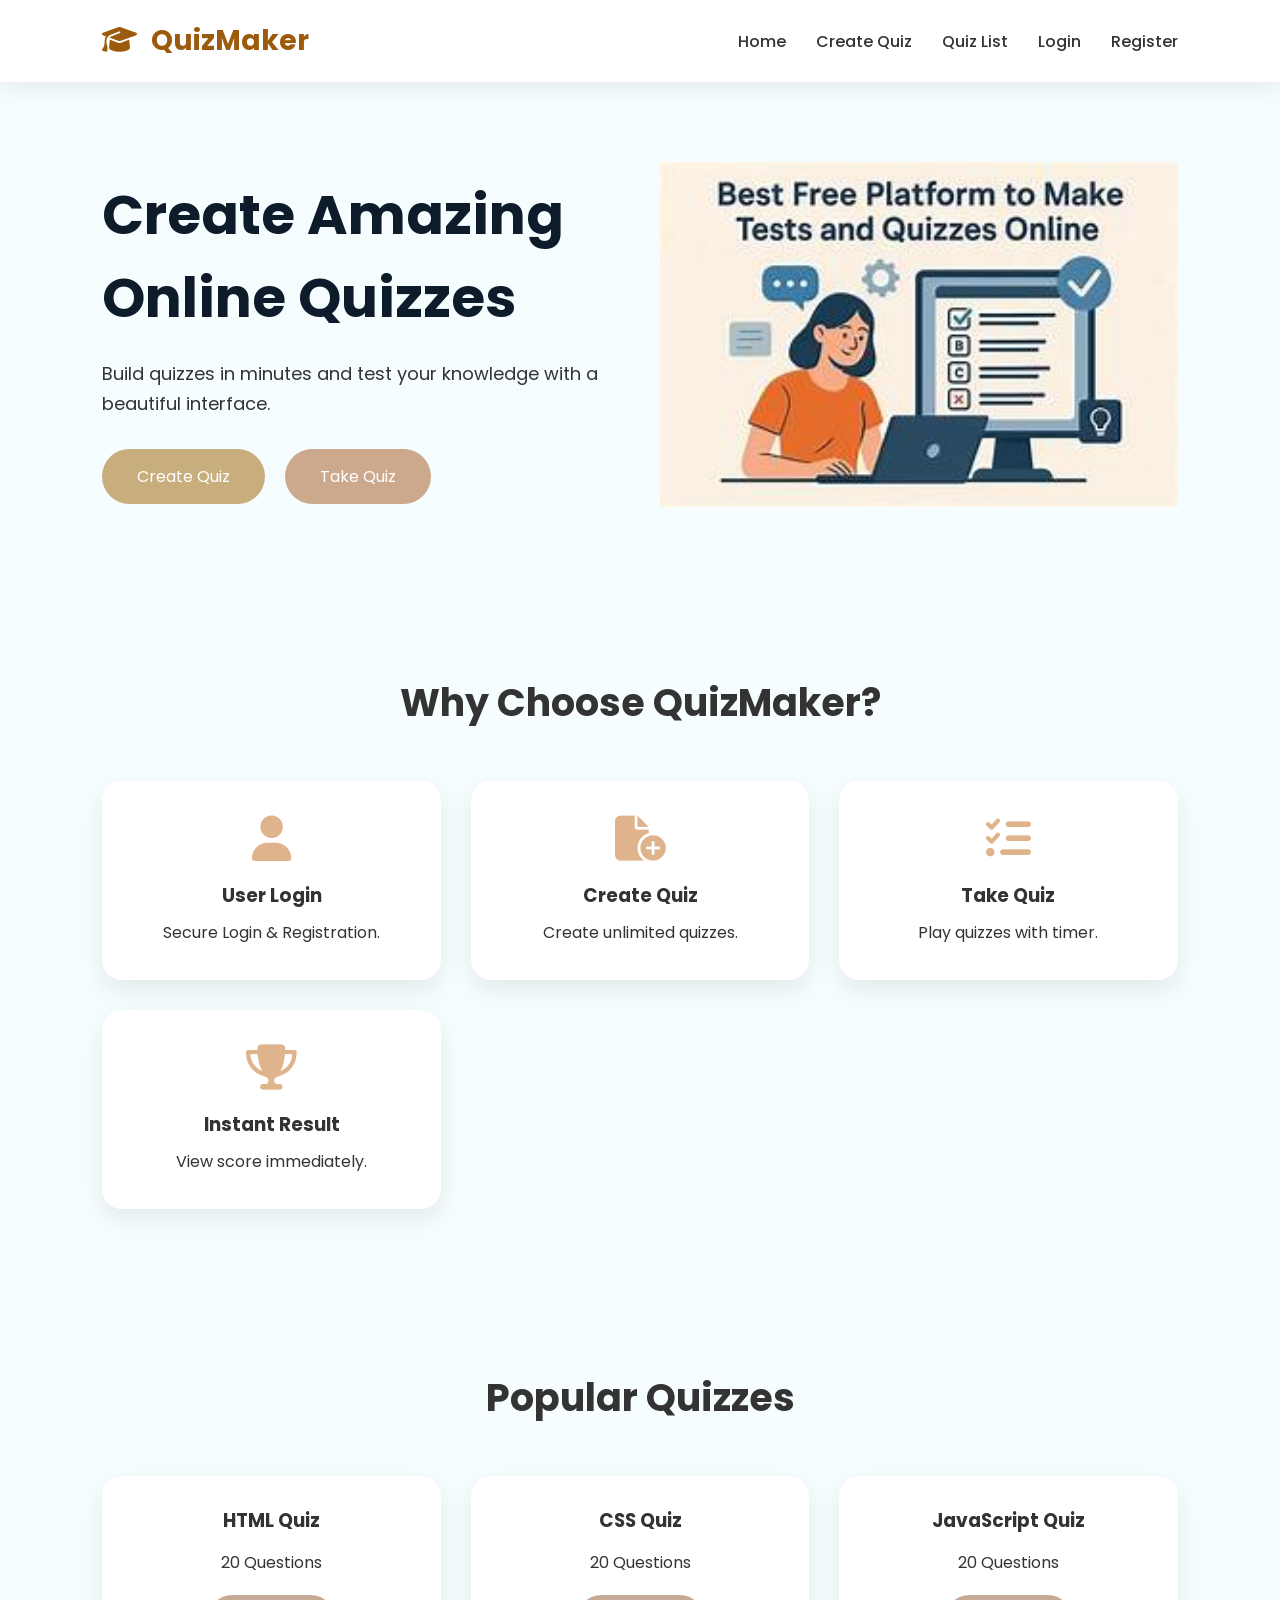
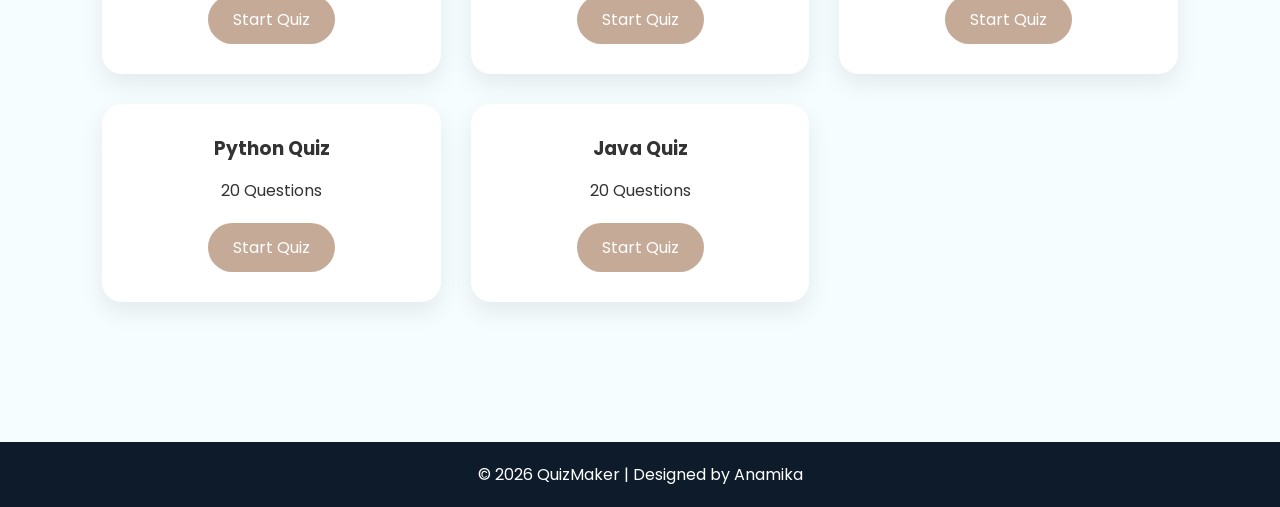
<file: index.html>
<!DOCTYPE html>
<html lang="en">
<head>
<meta charset="UTF-8">
<meta name="viewport" content="width=device-width, initial-scale=1.0">
<title>Online Quiz Maker</title>

<link rel="stylesheet" href="style.css">

<link rel="preconnect" href="https://fonts.googleapis.com">
<link href="https://fonts.googleapis.com/css2?family=Poppins:wght@300;400;500;600;700&display=swap" rel="stylesheet">

<link rel="stylesheet"
href="https://cdnjs.cloudflare.com/ajax/libs/font-awesome/6.5.2/css/all.min.css">

</head>

<body>

<!-- Navbar -->

<header>

<nav class="navbar">

<div class="logo">
<i class="fa-solid fa-graduation-cap"></i>
<span>QuizMaker</span>
</div>

<ul class="nav-links">

<li><a href="#">Home</a></li>

<li><a href="create_quiz.html">Create Quiz</a></li>

<li><a href="quiz_list.html">Quiz List</a></li>

<li><a href="login.html">Login</a></li>

<li><a href="register.html">Register</a></li>

</ul>

</nav>

</header>

<!-- Hero Section -->

<section class="hero">

<div class="hero-text">

<h1>Create Amazing Online Quizzes</h1>

<p>
Build quizzes in minutes and test your knowledge with a beautiful interface.
</p>

<div class="buttons">

<a href="create_quiz.html" class="btn">
Create Quiz
</a>

<a href="quiz_list.html" class="btn btn2">
Take Quiz
</a>

</div>

</div>

<div class="hero-image">

<img src="hero.jpg" alt="Hero">

</div>

</section>

<!-- Features -->

<section class="features">

<h2>Why Choose QuizMaker?</h2>

<div class="feature-box">

<div class="card">

<i class="fa-solid fa-user"></i>

<h3>User Login</h3>

<p>Secure Login & Registration.</p>

</div>

<div class="card">

<i class="fa-solid fa-file-circle-plus"></i>

<h3>Create Quiz</h3>

<p>Create unlimited quizzes.</p>

</div>

<div class="card">

<i class="fa-solid fa-list-check"></i>

<h3>Take Quiz</h3>

<p>Play quizzes with timer.</p>

</div>

<div class="card">

<i class="fa-solid fa-trophy"></i>

<h3>Instant Result</h3>

<p>View score immediately.</p>

</div>

</div>

</section>

<!-- Popular Quizzes -->

<section class="quiz-section">

<h2>Popular Quizzes</h2>

<div class="quiz-container">

<div class="quiz-card">

<h3>HTML Quiz</h3>

<p>20 Questions</p>

<a href="quiz_list.html">Start Quiz</a>

</div>

<div class="quiz-card">

<h3>CSS Quiz</h3>

<p>20 Questions</p>

<a href="quiz_list.html">Start Quiz</a>

</div>

<div class="quiz-card">

<h3>JavaScript Quiz</h3>

<p>20 Questions</p>

<a href="quiz_list.html">Start Quiz</a>

</div>

<div class="quiz-card">

<h3>Python Quiz</h3>

<p>20 Questions</p>

<a href="quiz_list.html">Start Quiz</a>

</div>

<div class="quiz-card">

<h3>Java Quiz</h3>

<p>20 Questions</p>

<a href="quiz_list.html">Start Quiz</a>

</div>

</div>


</section>

<!-- Footer -->

<footer>

<p>

© 2026 QuizMaker | Designed by Anamika 

</p>

</footer>

</body>
</html>
</file>
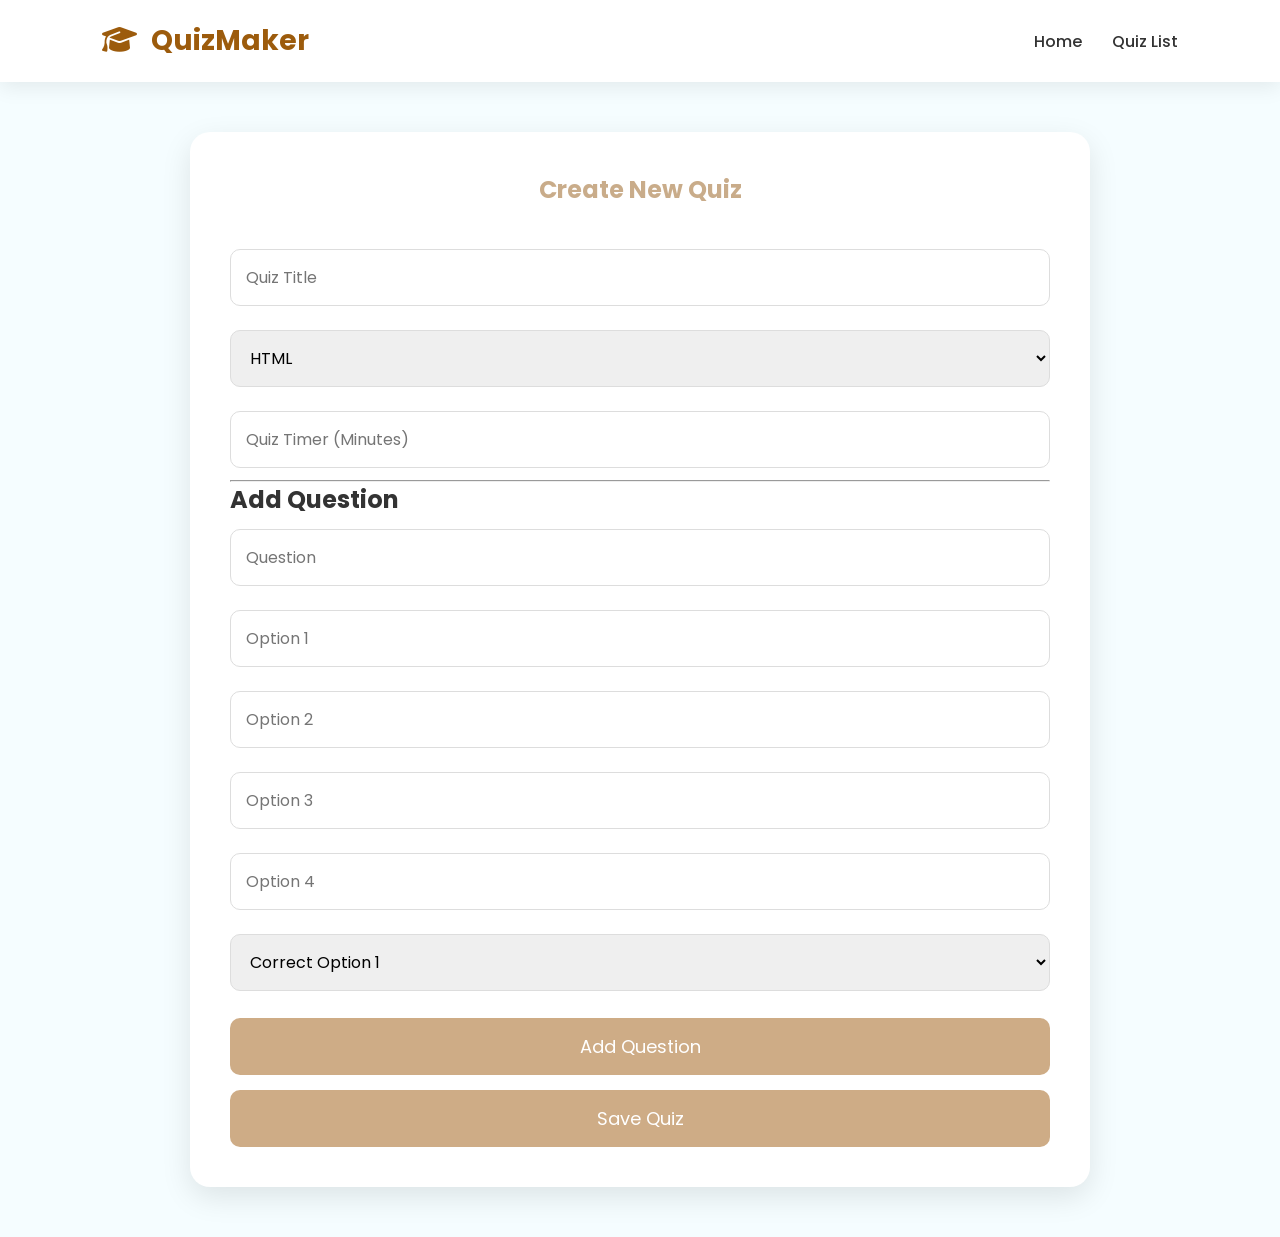
<file: create_quiz.html>
<!DOCTYPE html>
<html lang="en">
<head>
    <meta charset="UTF-8">
    <meta name="viewport" content="width=device-width, initial-scale=1.0">
    <title>Create Quiz</title>

    <link rel="stylesheet" href="style.css">
    <link rel="stylesheet" href="create.css">

    <link rel="stylesheet"
    href="https://cdnjs.cloudflare.com/ajax/libs/font-awesome/6.5.2/css/all.min.css">

    <link rel="preconnect" href="https://fonts.googleapis.com">
<link href="https://fonts.googleapis.com/css2?family=Poppins:wght@300;400;500;600;700&display=swap" rel="stylesheet">
</head>

<body>

<header>

<nav class="navbar">

<div class="logo">
<i class="fa-solid fa-graduation-cap"></i>
QuizMaker
</div>

<ul class="nav-links">

<li><a href="index.html">Home</a></li>

<li><a href="quiz_list.html">Quiz List</a></li>

</ul>

</nav>

</header>

<section class="create-container">

<h1>Create New Quiz</h1>

<form id="quizForm">

<input
type="text"
id="quizTitle"
placeholder="Quiz Title"
required>

<select id="category">

<option>HTML</option>

<option>CSS</option>

<option>JavaScript</option>

<option>Python</option>

<option>Java</option>

</select>

<input
type="number"
id="timer"
min="1"
placeholder="Quiz Timer (Minutes)"
required>

<hr>

<h2>Add Question</h2>

<input
type="text"
id="question"
placeholder="Question">

<input
type="text"
id="option1"
placeholder="Option 1">

<input
type="text"
id="option2"
placeholder="Option 2">

<input
type="text"
id="option3"
placeholder="Option 3">

<input
type="text"
id="option4"
placeholder="Option 4">

<select id="correct">

<option value="0">Correct Option 1</option>

<option value="1">Correct Option 2</option>

<option value="2">Correct Option 3</option>

<option value="3">Correct Option 4</option>

</select>

<button
type="button"
id="addQuestion">

Add Question

</button>

<div id="questionList"></div>

<button
type="submit">

Save Quiz

</button>

</form>

</section>

<script src="create.js"></script>

</body>
</html>
</file>
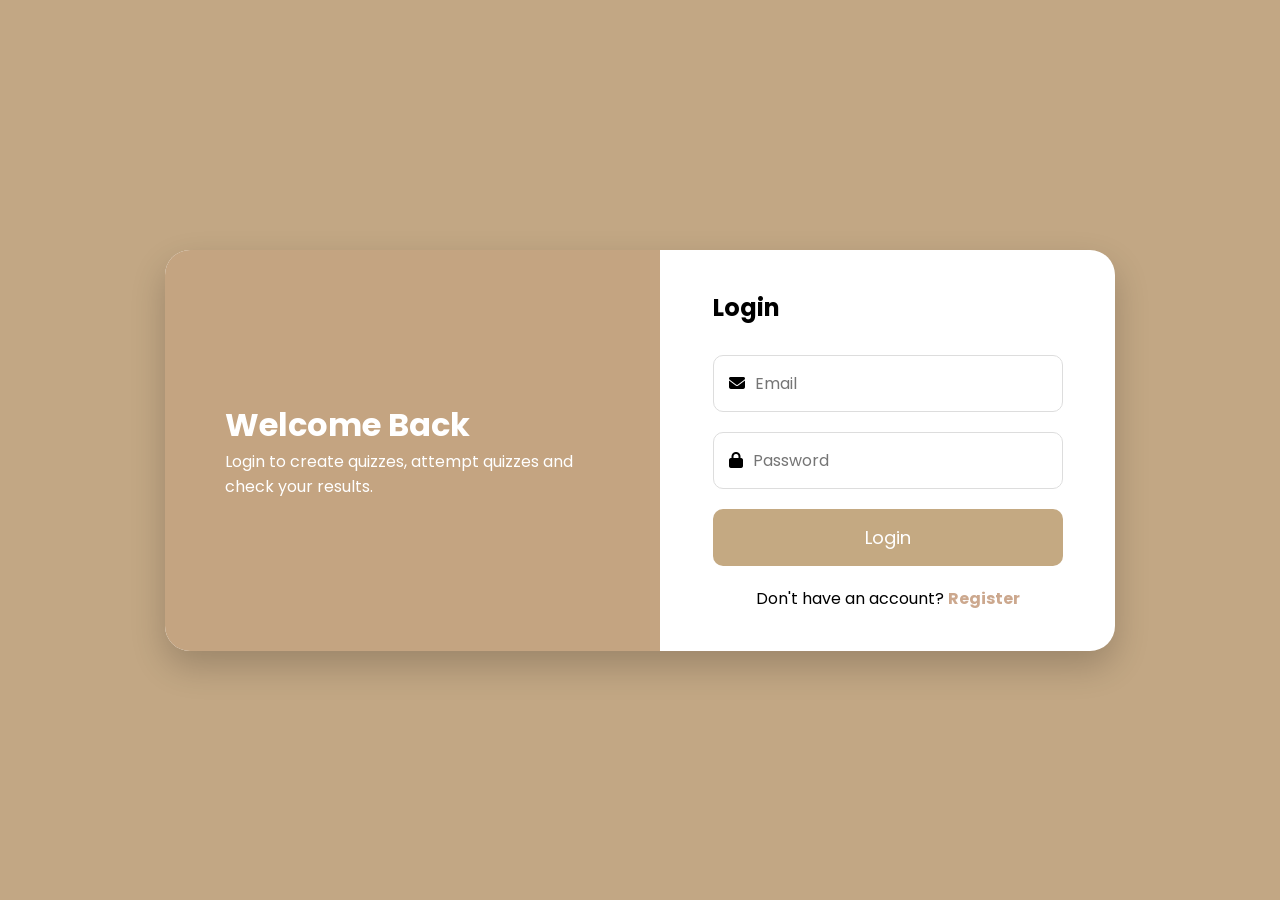
<file: login.html>
<!DOCTYPE html>
<html lang="en">

<head>
    <meta charset="UTF-8">
    <meta name="viewport" content="width=device-width, initial-scale=1.0">
    <title>Login | Quiz Maker</title>

    <link rel="stylesheet" href="login.css">

    <link rel="preconnect" href="https://fonts.googleapis.com">
    <link href="https://fonts.googleapis.com/css2?family=Poppins:wght@300;400;500;600;700&display=swap"
        rel="stylesheet">

    <link rel="stylesheet"
        href="https://cdnjs.cloudflare.com/ajax/libs/font-awesome/6.5.2/css/all.min.css">
</head>

<body>

<div class="container">

    <div class="left">

        <h1>Welcome Back</h1>

        <p>
            Login to create quizzes, attempt quizzes and check your results.
        </p>

    </div>

    <div class="right">

       <form id="loginForm">

            <h2>Login</h2>

            <div class="input-box">

                <i class="fa-solid fa-envelope"></i>

               <input type="email"
id="loginEmail"
placeholder="Email"
required>

            </div>

            <div class="input-box">

                <i class="fa-solid fa-lock"></i>

                <input type="password"
id="loginPassword"
placeholder="Password"
required>

            </div>

            <button type="submit">Login</button>
            <p>

Don't have an account?

<a href="register.html">

Register

</a>

            </p>

        </form>

    </div>

</div>

<script src="auth.js"></script>

</body>

</html>
</file>
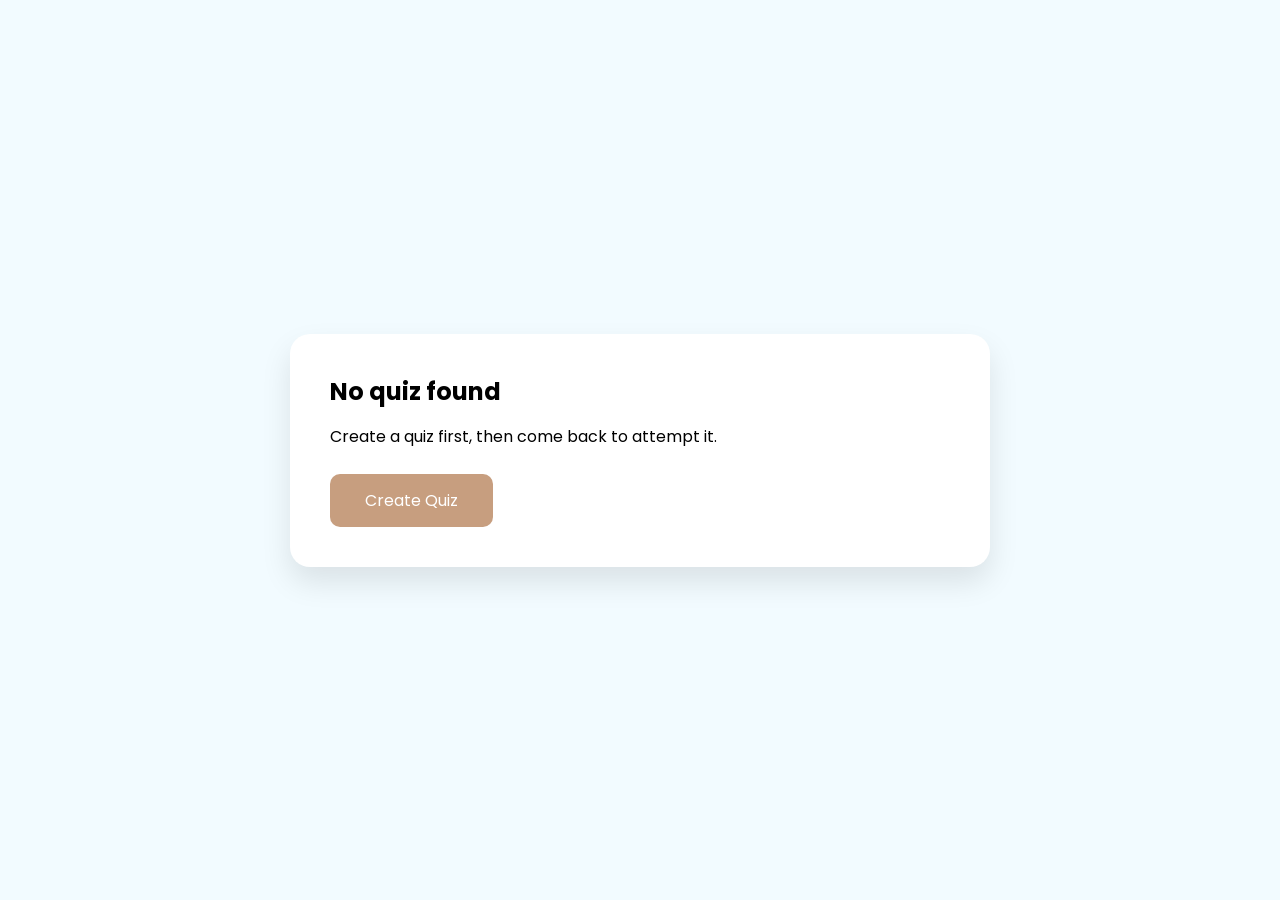
<file: quiz.html>
<!DOCTYPE html>
<html lang="en">
<head>
<meta charset="UTF-8">
<meta name="viewport" content="width=device-width, initial-scale=1.0">
<title>Take Quiz</title>

<link rel="stylesheet" href="quiz.css">

<link rel="preconnect" href="https://fonts.googleapis.com">
<link href="https://fonts.googleapis.com/css2?family=Poppins:wght@300;400;500;600;700&display=swap" rel="stylesheet">

<link rel="stylesheet"
href="https://cdnjs.cloudflare.com/ajax/libs/font-awesome/6.5.2/css/all.min.css">
</head>

<body>

<div class="quiz-container">

<div class="quiz-header">

<h2 id="quizTitle">Online Quiz</h2>

<div class="timer">
⏱ <span id="time">00:00</span>
</div>

</div>

<div class="progress">

<div class="progress-bar" id="progressBar"></div>

</div>

<h3 id="questionNumber">
Question 1 / 10
</h3>

<h2 id="question">
Loading...
</h2>

<div id="options"></div>

<div class="buttons">

<button id="prevBtn">
Previous
</button>

<button id="nextBtn">
Next
</button>

</div>

</div>
<script src="questions.js"></script>
<script src="quiz.js"></script>

</body>
</html>
</file>
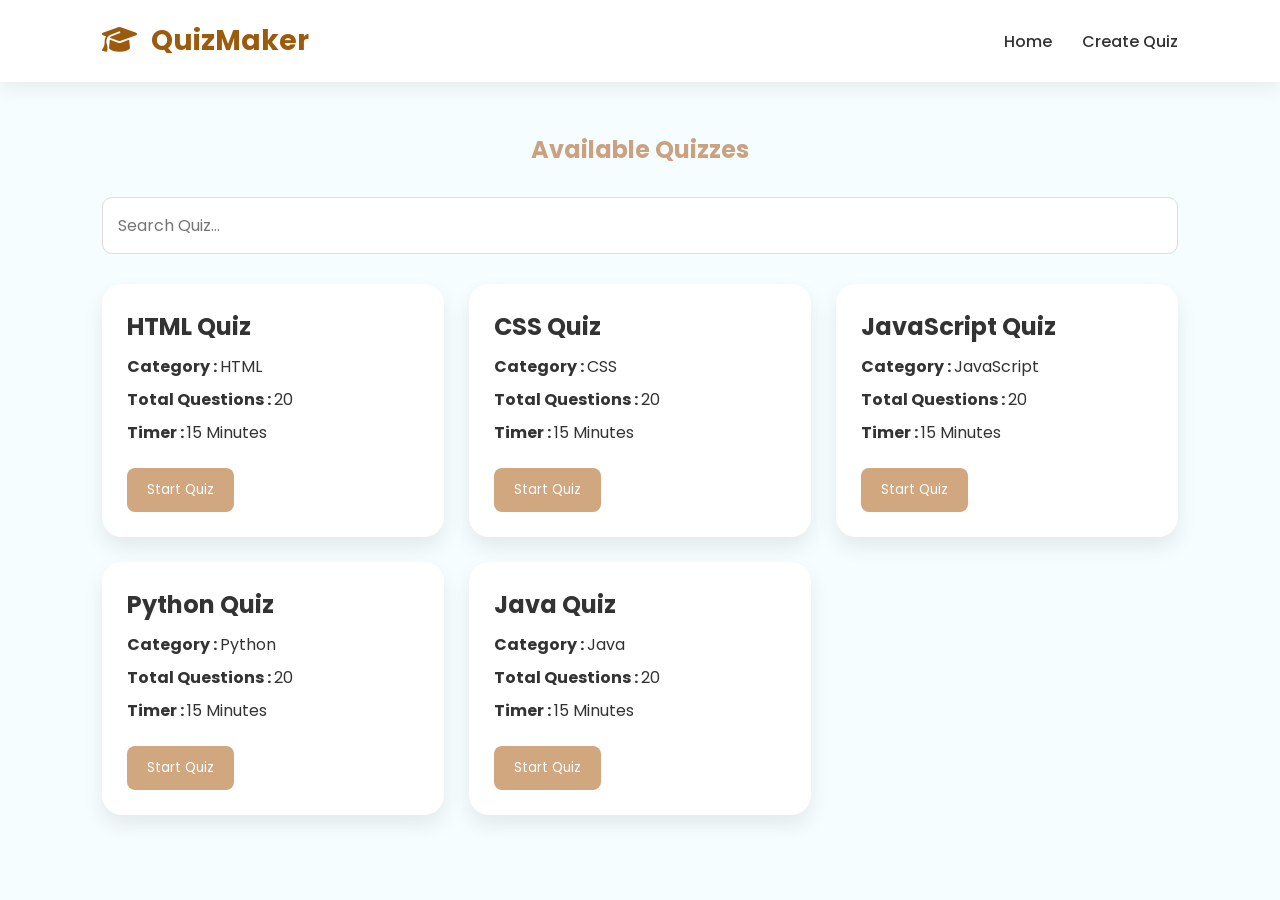
<file: quiz_list.html>
<!DOCTYPE html>
<html lang="en">
<head>
    <meta charset="UTF-8">
    <meta name="viewport" content="width=device-width, initial-scale=1.0">
    <title>Quiz List</title>

    <link rel="stylesheet" href="style.css">
    <link rel="stylesheet" href="quiz_list.css">

    <link rel="stylesheet"
    href="https://cdnjs.cloudflare.com/ajax/libs/font-awesome/6.5.2/css/all.min.css">

    <link rel="preconnect" href="https://fonts.googleapis.com">
<link href="https://fonts.googleapis.com/css2?family=Poppins:wght@300;400;500;600;700&display=swap" rel="stylesheet">
</head>
<body>

<header>

<nav class="navbar">

<div class="logo">
<i class="fa-solid fa-graduation-cap"></i>
QuizMaker
</div>

<ul class="nav-links">

<li><a href="index.html">Home</a></li>

<li><a href="create_quiz.html">Create Quiz</a></li>

</ul>

</nav>

</header>

<section class="quiz-page">

<h1>Available Quizzes</h1>

<input
type="text"
id="search"
placeholder="Search Quiz...">

<div id="quizContainer"></div>

</section>
<script src ="questions.js"></script>
<script src="quiz_list.js"></script>

</body>
</html>
</file>
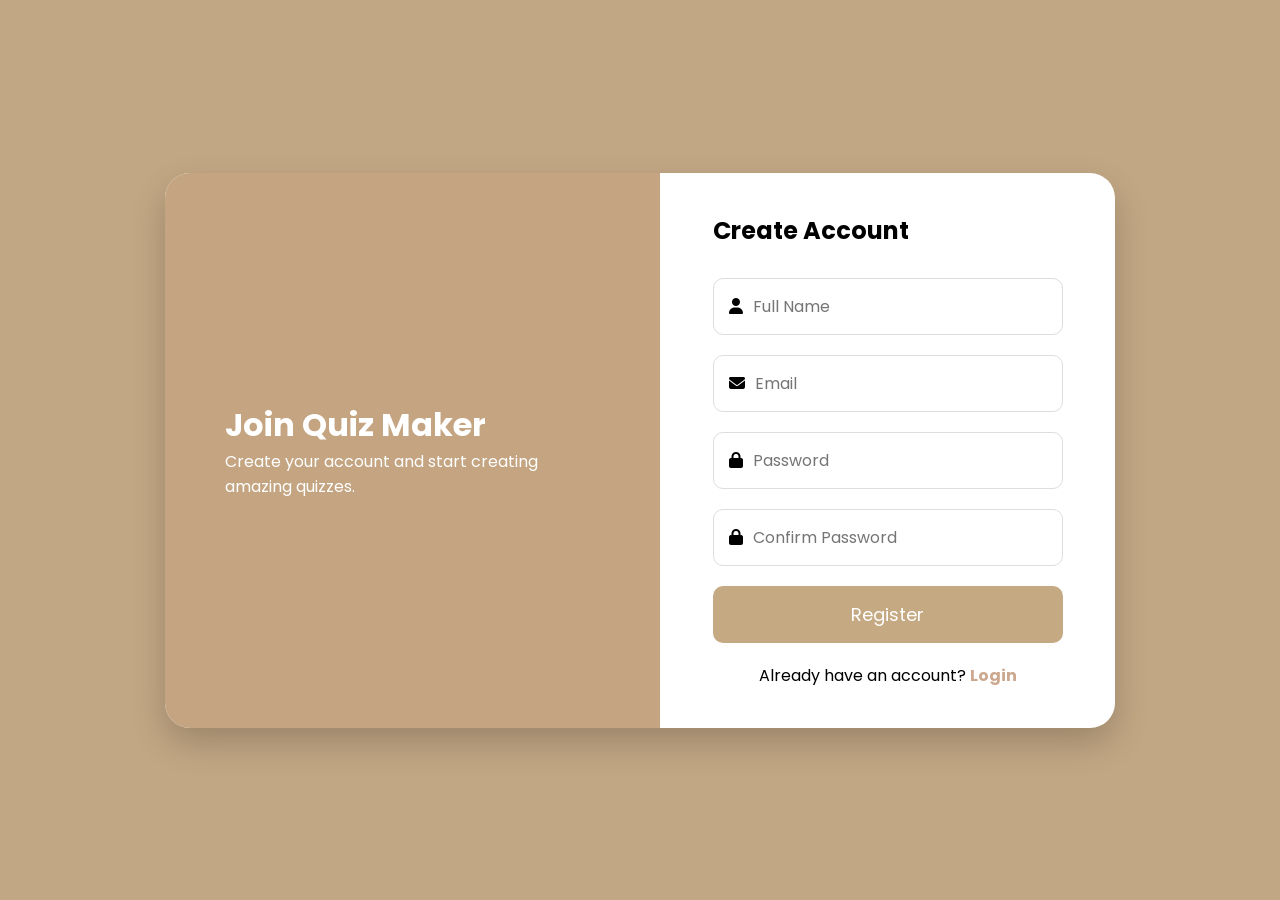
<file: register.html>
<!DOCTYPE html>
<html lang="en">
<head>
    <meta charset="UTF-8">
    <meta name="viewport" content="width=device-width, initial-scale=1.0">
    <title>Register | Quiz Maker</title>

    <link rel="stylesheet" href="login.css">

    <link rel="preconnect" href="https://fonts.googleapis.com">
    <link href="https://fonts.googleapis.com/css2?family=Poppins:wght@400;500;600;700&display=swap" rel="stylesheet">

    <link rel="stylesheet"
    href="https://cdnjs.cloudflare.com/ajax/libs/font-awesome/6.5.2/css/all.min.css">
</head>

<body>

<div class="container">

<div class="left">

<h1>Join Quiz Maker </h1>

<p>Create your account and start creating amazing quizzes.</p>


</div>

<div class="right">

<form id="registerForm">

<h2>Create Account</h2>

<div class="input-box">
<i class="fa-solid fa-user"></i>
<input type="text" id="name" placeholder="Full Name" required>
</div>

<div class="input-box">
<i class="fa-solid fa-envelope"></i>
<input type="email" id="email" placeholder="Email" required>
</div>

<div class="input-box">
<i class="fa-solid fa-lock"></i>
<input type="password" id="password" placeholder="Password" required>
</div>

<div class="input-box">
<i class="fa-solid fa-lock"></i>
<input type="password" id="confirmPassword" placeholder="Confirm Password" required>
</div>

<button type="submit">Register</button>

<p>
Already have an account?
<a href="login.html">Login</a>
</p>

</form>

</div>

</div>

<script src="auth.js"></script>

</body>
</html>
</file>
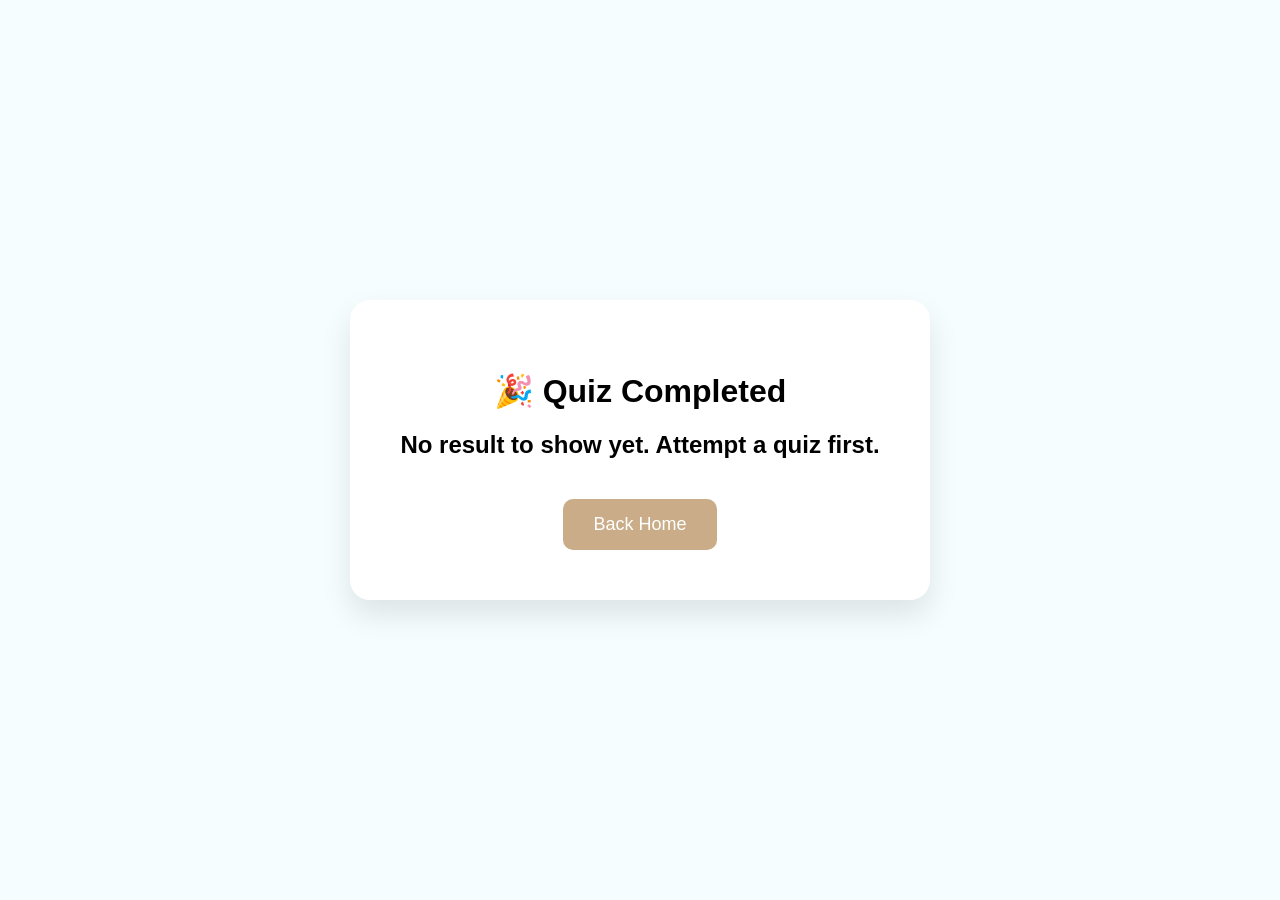
<file: result.html>
<!DOCTYPE html>
<html lang="en">
<head>
<meta charset="UTF-8">
<meta name="viewport" content="width=device-width, initial-scale=1.0">
<title>Result</title>

<link rel="stylesheet" href="result.css">
</head>

<body>

<div class="result-card">

<h1>🎉 Quiz Completed</h1>

<h2 id="score"></h2>

<a href="index.html">

<button>Back Home</button>

</a>

</div>

<script>

let result = null;

try {
  result = JSON.parse(localStorage.getItem("quizResult"));
} catch (error) {
  result = null;
}

const scoreEl = document.getElementById("score");

if (!result) {
  scoreEl.textContent = "No result to show yet. Attempt a quiz first.";
} else {
  scoreEl.textContent =
    `${result.title}: You Scored ${result.score} / ${result.total}`;
}

</script>

</body>
</html>
</file>
<file: style.css>
/* Google Font */
*{
    margin:0;
    padding:0;
    box-sizing:border-box;
    font-family:'Poppins',sans-serif;
}

body{
    background:#f5fdff;
    color:#333;
}

/* Navbar */

.navbar{
    width:100%;
    display:flex;
    justify-content:space-between;
    align-items:center;
    padding:20px 8%;
    background:#fff;
    box-shadow:0 5px 20px rgba(0,0,0,.08);
    position:sticky;
    top:0;
    z-index:100;
}

.logo{
    font-size:28px;
    font-weight:700;
    color:#9c5b0c;
}

.logo i{
    margin-right:8px;
}

.nav-links{
    display:flex;
    list-style:none;
}

.nav-links li{
    margin-left:30px;
}

.nav-links a{
    text-decoration:none;
    color:#333;
    font-weight:500;
    transition:.3s;
}

.nav-links a:hover{
    color:#c19c7e;
}

/* Hero */

.hero{
    display:flex;
    justify-content:space-between;
    align-items:center;
    padding:80px 8%;
    gap:40px;
}

.hero-text{
    flex:1;
}

.hero-text h1{
    font-size:55px;
    color:#0d1b2a;
    margin-bottom:20px;
}

.hero-text p{
    font-size:18px;
    line-height:30px;
    margin-bottom:30px;
}

.hero-image{
    flex:1;
}

.hero-image img{
    width:100%;
    max-width:650px;
    height:auto;
}

/* Buttons */

.buttons{
    display:flex;
    gap:20px;
}

.btn{
    background:#c8ae7d;
    color:#fff;
    padding:15px 35px;
    text-decoration:none;
    border-radius:50px;
    transition:.4s;
}

.btn:hover{
    transform:translateY(-5px);
    background:#cfba92;
}

.btn2{
    background:#cca88d;
}

.btn2:hover{
    background:#c5a993;
}

/* Features */

.features{
    padding:80px 8%;
    text-align:center;
}

.features h2{
    font-size:38px;
    margin-bottom:50px;
}

.feature-box{
    display:grid;
    grid-template-columns:repeat(auto-fit,minmax(250px,1fr));
    gap:30px;
}

.card{
    background:#fff;
    padding:35px;
    border-radius:20px;
    box-shadow:0 10px 25px rgba(0,0,0,.08);
    transition:.4s;
}

.card:hover{
    transform:translateY(-10px);
}

.card i{
    font-size:45px;
    color:#dfb38b;
    margin-bottom:20px;
}

.card h3{
    margin-bottom:10px;
}

/* Quiz Cards */

.quiz-section{
    padding:80px 8%;
    text-align:center;
}

.quiz-section h2{
    font-size:38px;
    margin-bottom:50px;
}

.quiz-container{
    display:grid;
    grid-template-columns:repeat(auto-fit,minmax(280px,1fr));
    gap:30px;
}

.quiz-card{
    background:#fff;
    padding:30px;
    border-radius:20px;
    box-shadow:0 10px 25px rgba(0,0,0,.08);
}

.quiz-card h3{
    margin-bottom:15px;
}

.quiz-card p{
    margin-bottom:20px;
}

.quiz-card a{
    display:inline-block;
    text-decoration:none;
    background:#c6aa98;
    color:white;
    padding:12px 25px;
    border-radius:30px;
}

.quiz-card a:hover{
    background:#dfc698;
}

/* Footer */

footer{
    margin-top:60px;
    background:#0d1b2a;
    color:white;
    text-align:center;
    padding:20px;
}

/* Responsive */

@media(max-width:900px){

.hero{
    flex-direction:column;
    text-align:center;
}

.buttons{
    justify-content:center;
}

.navbar{
    flex-direction:column;
}

.nav-links{
    margin-top:20px;
    flex-wrap:wrap;
    justify-content:center;
}

.nav-links li{
    margin:10px;
}

.hero-text h1{
    font-size:38px;
}

}
</file>
<file: create.css>
.create-container{

max-width:900px;

margin:50px auto;

background:white;

padding:40px;

border-radius:20px;

box-shadow:0 10px 30px rgba(0,0,0,.1);

}

.create-container h1{

text-align:center;

margin-bottom:30px;

color:#c9ac8a;

}

.create-container input,
.create-container select{

width:100%;

padding:15px;

margin:12px 0;

border:1px solid #ddd;

border-radius:10px;

font-size:16px;

}

.create-container button{

width:100%;

padding:15px;

margin-top:15px;

border:none;

background:#ceac86;

color:white;

font-size:18px;

border-radius:10px;

cursor:pointer;

}

.create-container button:hover{

background:#c1a585;

}

.question-item{

background:#f8f8f8;

padding:15px;

margin-top:10px;

border-radius:10px;

}
</file>
<file: login.css>
*{
margin:0;
padding:0;
box-sizing:border-box;
font-family:Poppins,sans-serif;
}

body{

background:#c2a784;

display:flex;

justify-content:center;

align-items:center;

height:100vh;

}

.container{

width:950px;

background:white;

display:flex;

border-radius:25px;

overflow:hidden;

box-shadow:0 15px 35px rgba(0,0,0,.2);

}

.left{

flex:1;

background:#c4a481;

color:white;

padding:60px;

display:flex;

flex-direction:column;

justify-content:center;

}

.left img{

width:100%;

margin-top:30px;

}

.right{

flex:1;

display:flex;

justify-content:center;

align-items:center;

padding:40px;

}

form{

width:100%;

max-width:350px;

}

form h2{

margin-bottom:30px;

}

.input-box{

display:flex;

align-items:center;

border:1px solid #ddd;

padding:15px;

margin-bottom:20px;

border-radius:10px;

}

.input-box input{

border:none;

outline:none;

width:100%;

font-size:16px;

margin-left:10px;

}

button{

width:100%;

padding:15px;

border:none;

background:#c4a982;

color:white;

font-size:18px;

border-radius:10px;

cursor:pointer;

transition:.3s;

}

button:hover{

background:#cbaf90;

}

form p{

margin-top:20px;

text-align:center;

}

a{

text-decoration:none;

color:#cca88e;

font-weight:bold;

}

@media(max-width:850px){

.container{

flex-direction:column;

width:95%;

}

.left{

display:none;

}

}
</file>
<file: quiz.css>
*{
margin:0;
padding:0;
box-sizing:border-box;
font-family:Poppins,sans-serif;
}

body{

background:#f2fbff;

display:flex;

justify-content:center;

align-items:center;

min-height:100vh;

}

.quiz-container{

width:700px;

background:white;

padding:40px;

border-radius:20px;

box-shadow:0 15px 30px rgba(0,0,0,.1);

}

.quiz-header{

display:flex;

justify-content:space-between;

margin-bottom:20px;

}

.timer{

background:#d1a87c;

color:white;

padding:10px 20px;

border-radius:50px;

}

.progress{

height:10px;

background:#ddd;

border-radius:20px;

overflow:hidden;

margin-bottom:30px;

}

.progress-bar{

height:100%;

width:0;

background:#d3b186;

transition:.4s;

}

#question{

margin:25px 0;

}

.option{

display:block;

background:#f7f7f7;

padding:15px;

margin:15px 0;

border-radius:10px;

cursor:pointer;

transition:.3s;

border:2px solid transparent;

}

.option:hover{

border-color:#cdaf8a;

background:#e8fdff;

}

.option input{

margin-right:10px;

}

.buttons{

display:flex;

justify-content:space-between;

margin-top:30px;

}

button{

padding:14px 35px;

border:none;

background:#c79e7f;

color:white;

font-size:16px;

border-radius:10px;

cursor:pointer;

}

button:hover{

background:#c6a683;

}

@media(max-width:768px){

.quiz-container{

width:95%;

padding:20px;

}

.quiz-header{

flex-direction:column;

gap:15px;

}

}
</file>
<file: quiz_list.css>
.quiz-page{

padding:50px 8%;

}

.quiz-page h1{

text-align:center;

margin-bottom:30px;

color:#caa282;

}

#search{

width:100%;

padding:15px;

border:1px solid #ddd;

border-radius:10px;

margin-bottom:30px;

font-size:16px;

}

#quizContainer{

display:grid;

grid-template-columns:repeat(auto-fit,minmax(300px,1fr));

gap:25px;

}

.quiz-card{

background:#fff;

padding:25px;

border-radius:20px;

box-shadow:0 10px 20px rgba(0,0,0,.08);

transition:.3s;

}

.quiz-card:hover{

transform:translateY(-8px);

}

.quiz-card h2{

margin-bottom:10px;

}

.quiz-card p{

margin:8px 0;

}

.quiz-card button{

padding:12px 20px;

border:none;

background:#d1a780;

color:white;

border-radius:8px;

cursor:pointer;

margin-top:15px;

}

.quiz-card button:hover{

background:#c4a680;

}
</file>
<file: result.css>
body{
margin:0;
font-family:Poppins,sans-serif;
background:#f5fdff;
display:flex;
justify-content:center;
align-items:center;
height:100vh;
}

.result-card{
background:white;
padding:50px;
border-radius:20px;
text-align:center;
box-shadow:0 15px 30px rgba(0,0,0,.1);
}

button{
padding:15px 30px;
background:#caad88;
color:white;
border:none;
border-radius:10px;
font-size:18px;
cursor:pointer;
margin-top:20px;
}

button:hover{
background:#c8a585;
}
</file>
